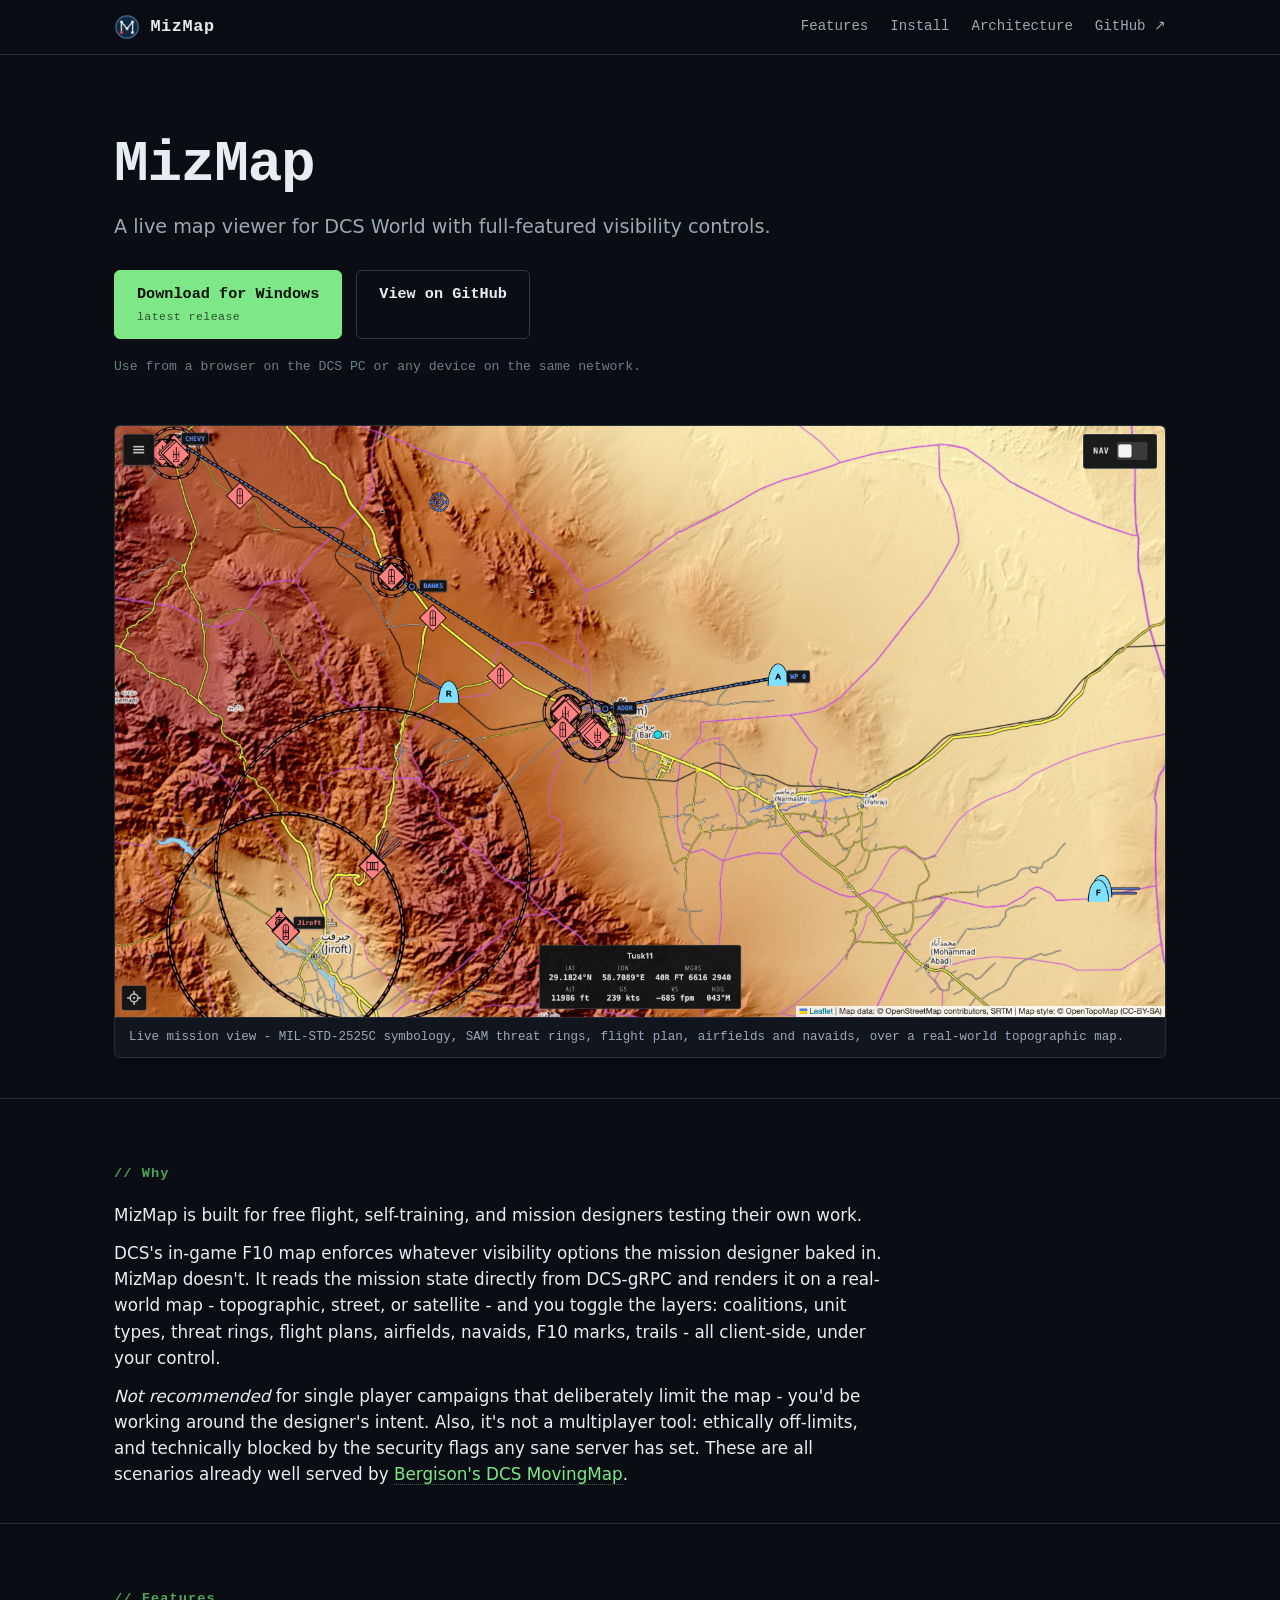
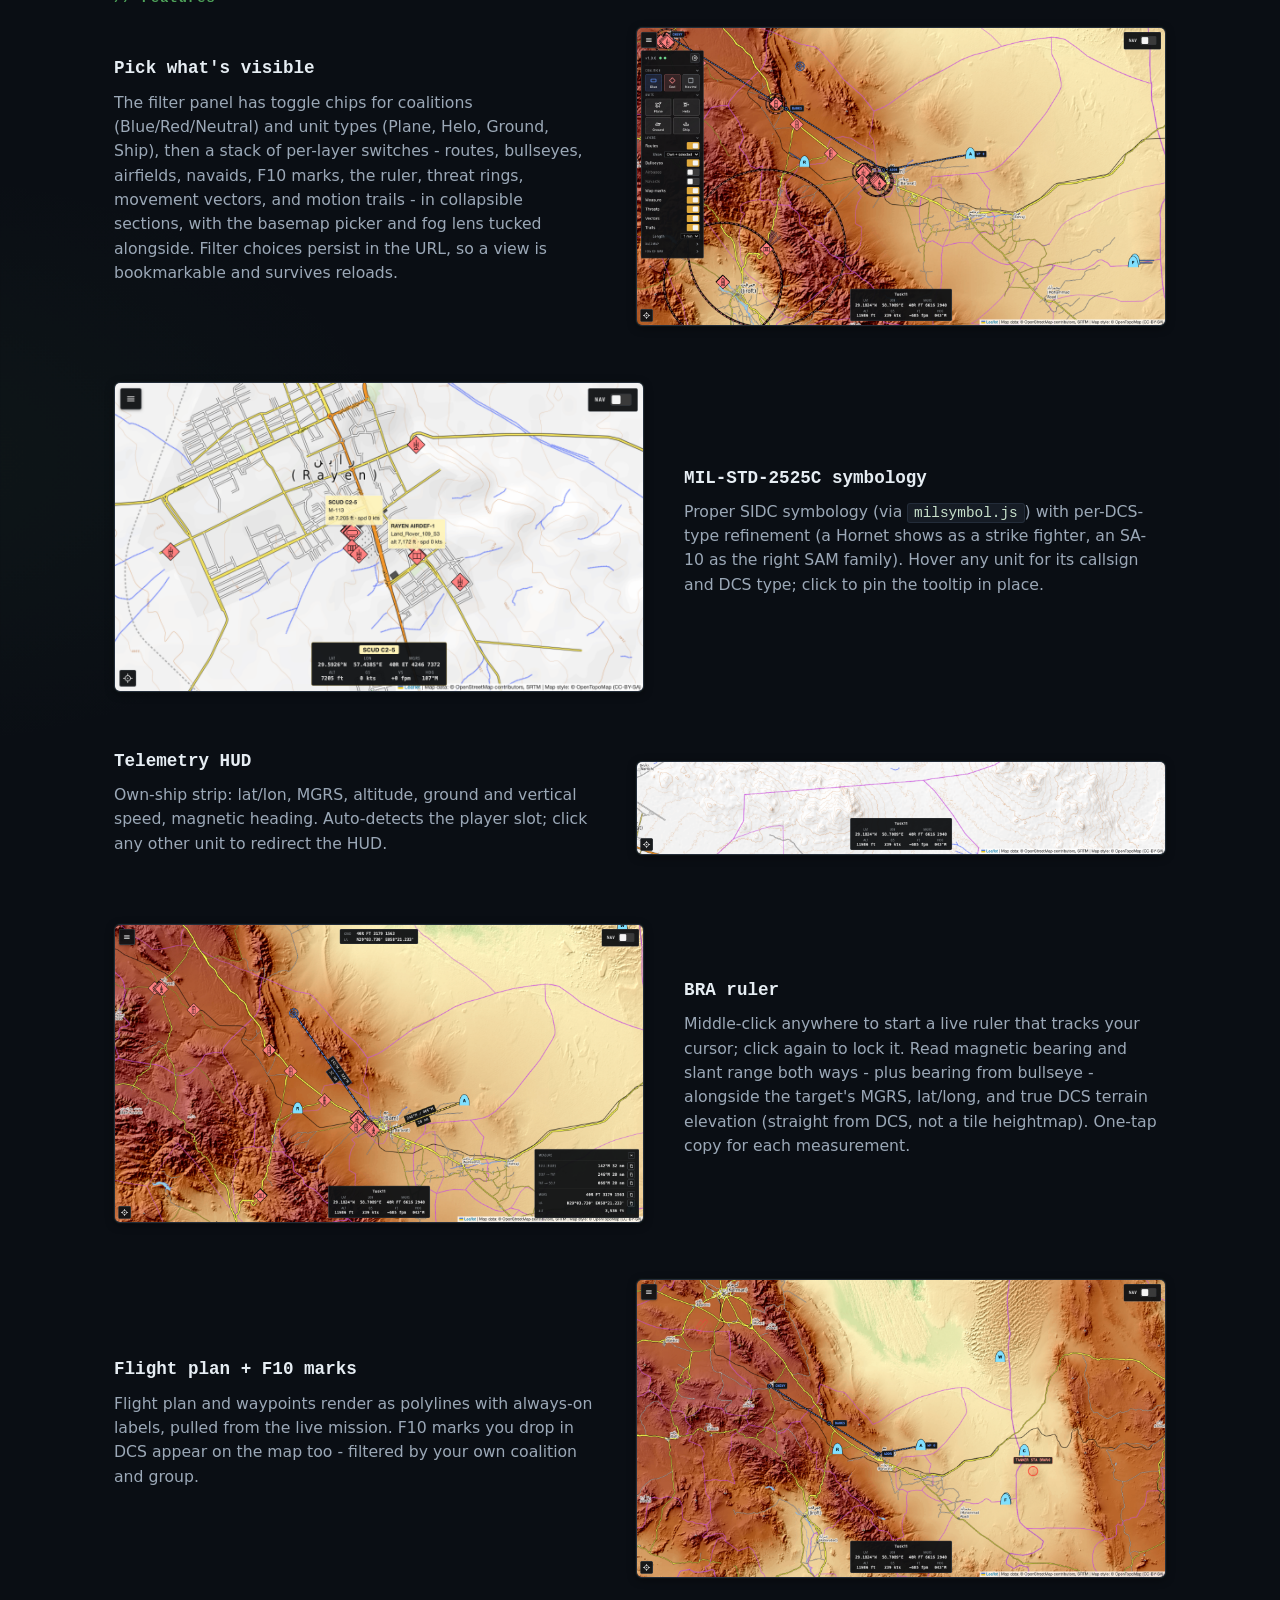
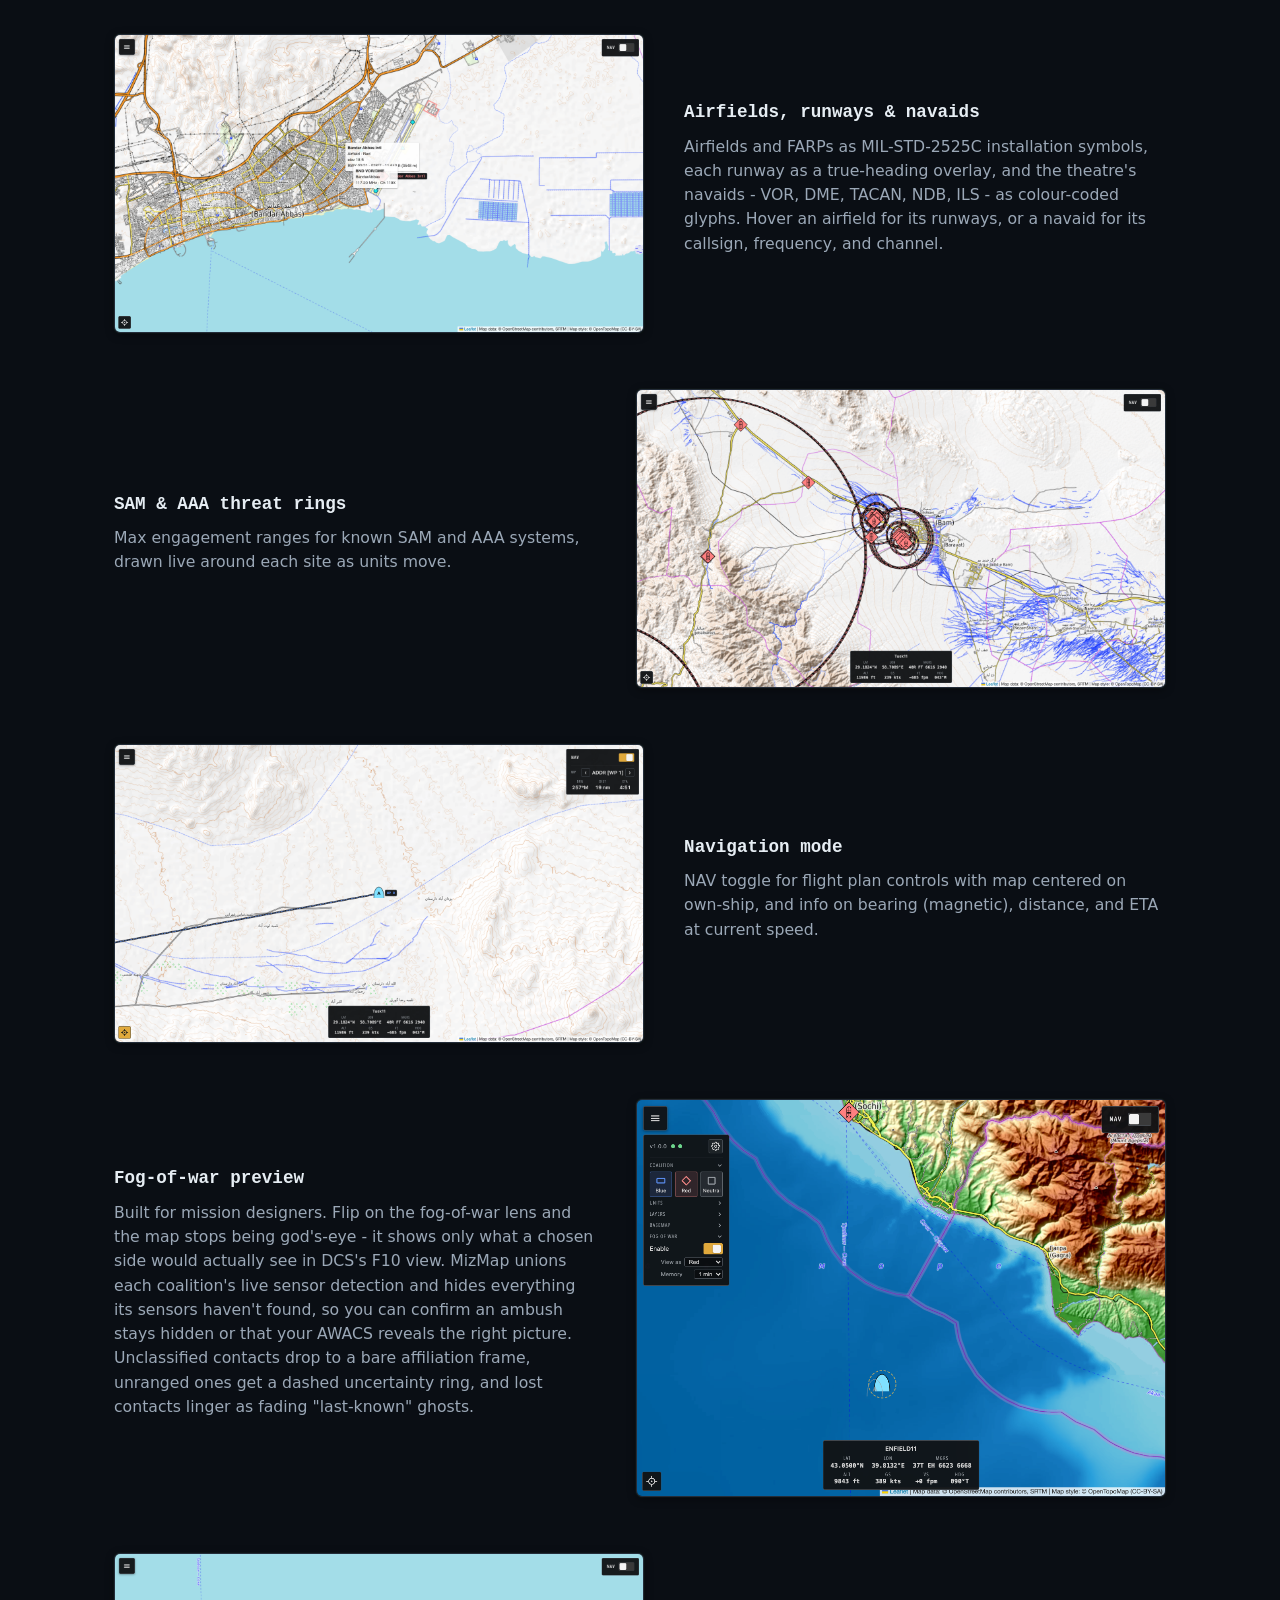
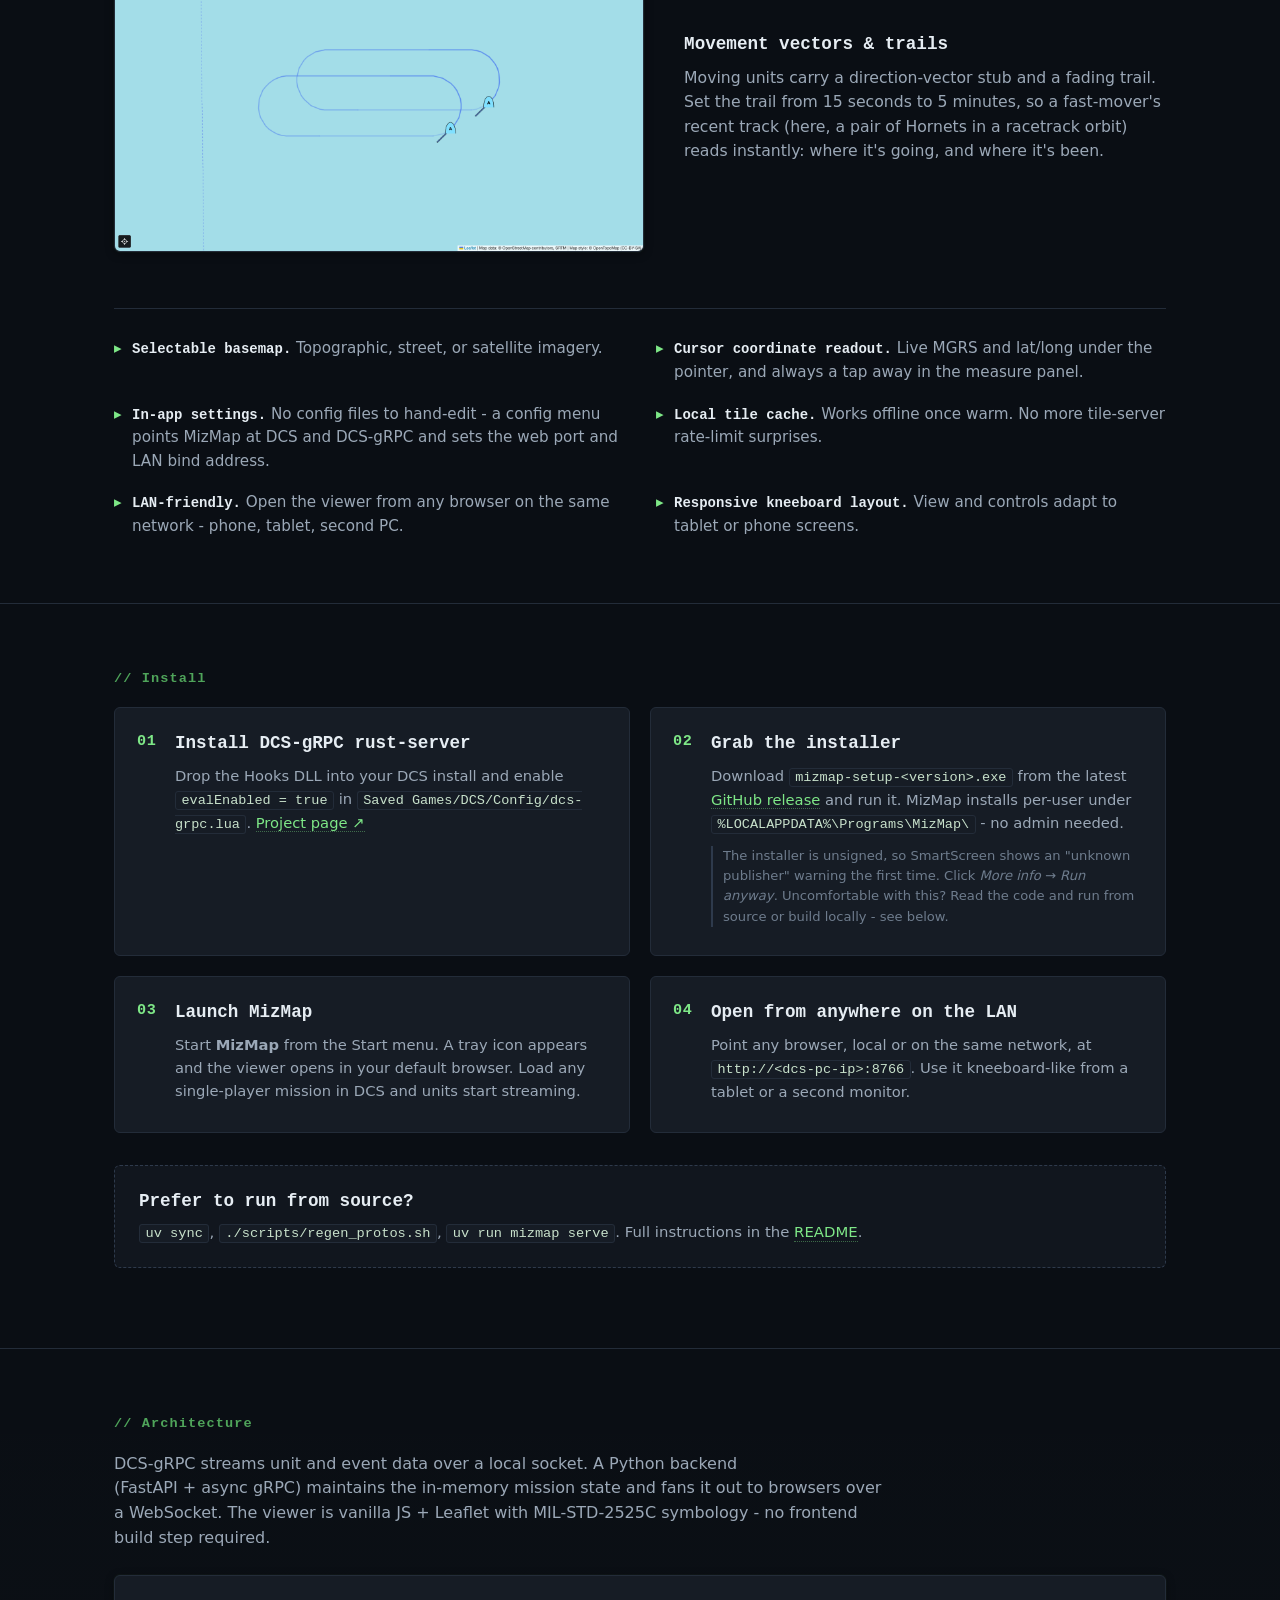
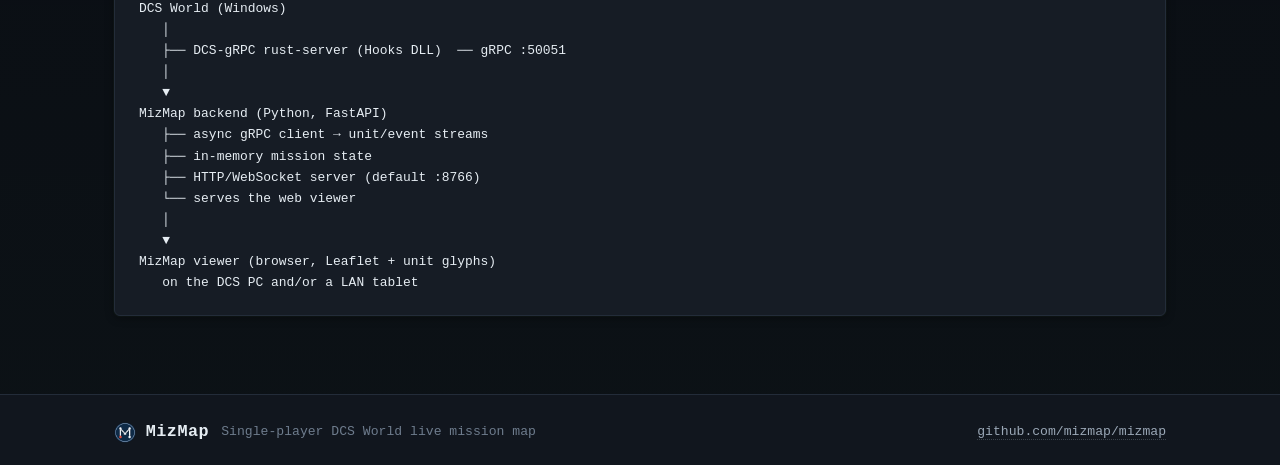
<file: docs/index.html>
<!doctype html>
<html lang="en">
<head>
  <meta charset="utf-8" />
  <meta name="viewport" content="width=device-width,initial-scale=1" />
  <title>MizMap - live moving map for DCS World</title>
  <meta name="description" content="A live map viewer for single-player DCS World missions. You choose what's visible." />

  <meta property="og:title" content="MizMap - live mission map for DCS World" />
  <meta property="og:description" content="A live map viewer for single-player DCS World missions. You choose what's visible." />
  <meta property="og:type" content="website" />
  <meta property="og:url" content="https://mizmap.github.io/mizmap/" />
  <meta name="twitter:card" content="summary_large_image" />

  <link rel="icon" href="favicon.ico" sizes="any" />
  <link rel="icon" type="image/png" href="assets/mizmap-icon.png" />
  <link rel="apple-touch-icon" href="assets/mizmap-icon.png" />
  <link rel="preconnect" href="https://api.github.com" />
  <link rel="stylesheet" href="styles.css" />
</head>
<body>
  <header class="site">
    <div class="container row">
      <a class="brand" href="#top">
        <img class="brand-glyph" src="assets/mizmap-icon.png" alt="" width="28" height="28" />
        <span class="brand-text">MizMap</span>
      </a>
      <nav class="nav">
        <a href="#features">Features</a>
        <a href="#quickstart">Install</a>
        <a href="#architecture">Architecture</a>
        <a href="https://github.com/mizmap/mizmap" target="_blank" rel="noopener">GitHub ↗</a>
      </nav>
    </div>
  </header>

  <main id="top">
    <!-- HERO ──────────────────────────────────────────────────────── -->
    <section class="hero">
      <div class="container">
<!--         <div class="status-chip">
          <span class="dot"></span> Pre-release
        </div>
 -->        <h1>MizMap</h1>
        <p class="lede">
          A live map viewer for DCS World with full-featured visibility controls.
        </p>
        <div class="cta-row">
          <a id="download-btn" class="btn btn-primary" href="https://github.com/mizmap/mizmap/releases/latest">
            <span class="btn-label">Download for Windows</span>
            <span id="download-version" class="btn-sub">latest release</span>
          </a>
          <a class="btn btn-ghost" href="https://github.com/mizmap/mizmap" target="_blank" rel="noopener">
            View on GitHub
          </a>
        </div>
        <p class="hero-note">
          Use from a browser on the DCS PC or any device on the same network.
        </p>
      </div>

      <div class="container hero-shot">
        <figure class="shot shot-hero">
          <img src="assets/hero.png" alt="MizMap viewer showing a topographic map with NATO and Warsaw Pact unit symbols, threat rings, and a flight plan overlay." />
          <figcaption>Live mission view - MIL-STD-2525C symbology, SAM threat rings, flight plan, airfields and navaids, over a real-world topographic map.</figcaption>
        </figure>
      </div>
    </section>

    <!-- WHY ──────────────────────────────────────────────────────── -->
    <section class="why">
      <div class="container">
        <h2 class="eyebrow">// Why</h2>
        <p class="why-body">
          MizMap is built for free flight, self-training, and mission designers testing their own work.
        </p>
        <p class="why-body">
          DCS's in-game F10 map enforces whatever visibility options the mission designer baked in.
          MizMap doesn't. It reads the mission state directly from DCS-gRPC and renders it on a
          real-world map - topographic, street, or satellite - and you toggle the layers: coalitions,
          unit types, threat rings, flight plans, airfields, navaids, F10 marks, trails - all
          client-side, under your control.
        </p>
        <p class="why-body">
          <i>Not recommended</i> for single player campaigns that deliberately limit the map - you'd be working around the designer's intent. Also, it's not a multiplayer tool: ethically off-limits, and technically blocked by the security flags any sane server has set. These are all scenarios already well served by <a href="https://movingmap.bergison.com/">Bergison's DCS MovingMap</a>.
        </p>
      </div>
    </section>

    <!-- FEATURES ────────────────────────────────────────────────── -->
    <section id="features" class="features">
      <div class="container">
        <h2 class="eyebrow">// Features</h2>

        <div class="feature">
          <div class="feature-text">
            <h3>Pick what's visible</h3>
            <p>
              The filter panel has toggle chips for coalitions
              (Blue/Red/Neutral) and unit types (Plane, Helo, Ground,
              Ship), then a stack of per-layer switches - routes, bullseyes,
              airfields, navaids, F10 marks, the ruler, threat rings, movement
              vectors, and motion trails - in collapsible sections, with the
              basemap picker and fog lens tucked alongside. Filter choices persist in the URL, so a view is bookmarkable and survives reloads.
            </p>
          </div>
          <figure class="shot">
            <img src="assets/filters.png" alt="MizMap viewer with the filter panel open on the left, showing toggles for coalitions, unit types, and map layers." />
          </figure>
        </div>

        <div class="feature alt">
          <div class="feature-text">
            <h3>MIL-STD-2525C symbology</h3>
            <p>
              Proper SIDC symbology (via <code>milsymbol.js</code>) with per-DCS-type refinement
              (a Hornet shows as a strike fighter, an SA-10 as the right SAM family). Hover any unit
              for its callsign and DCS type; click to pin the tooltip in place.
            </p>
          </div>
          <figure class="shot">
            <img src="assets/symbols.png" alt="Close-up of military unit symbols with coalition colors and SIDC labels." />
          </figure>
        </div>

        <div class="feature">
          <div class="feature-text">
            <h3>Telemetry HUD</h3>
            <p>
              Own-ship strip: lat/lon, MGRS, altitude, ground and vertical speed, magnetic heading.
              Auto-detects the player slot; click any other unit to redirect the HUD.
            </p>
          </div>
          <figure class="shot">
            <img src="assets/hud.png" alt="Telemetry HUD showing heading, speed, altitude, and vertical speed." />
          </figure>
        </div>

        <div class="feature alt">
          <div class="feature-text">
            <h3>BRA ruler</h3>
            <p>
              Middle-click anywhere to start a live ruler that tracks your cursor; click again to
              lock it. Read magnetic bearing and slant range both ways - plus bearing from bullseye -
              alongside the target's MGRS, lat/long, and true DCS terrain elevation (straight from
              DCS, not a tile heightmap). One-tap copy for each measurement.
            </p>
          </div>
          <figure class="shot">
            <img src="assets/bra.png" alt="BRA measurement tool showing bearing, range, and elevation between two points." />
          </figure>
        </div>

        <div class="feature">
          <div class="feature-text">
            <h3>Flight plan + F10 marks</h3>
            <p>
              Flight plan and waypoints render as polylines with always-on labels, pulled
              from the live mission. F10 marks you drop in DCS appear
              on the map too - filtered by your own coalition and group.
            </p>
          </div>
          <figure class="shot">
            <img src="assets/routes.png" alt="Flight plan polyline overlay with waypoint labels and F10 map marks." />
          </figure>
        </div>

        <div class="feature alt">
          <div class="feature-text">
            <h3>Airfields, runways &amp; navaids</h3>
            <p>
              Airfields and FARPs as MIL-STD-2525C installation symbols, each runway as a
              true-heading overlay, and the theatre's navaids - VOR, DME, TACAN, NDB, ILS - as
              colour-coded glyphs. Hover an airfield for its runways, or a navaid for its callsign,
              frequency, and channel.
            </p>
          </div>
          <figure class="shot">
            <img src="assets/airfields.png" alt="A topographic view of Bandar Abbas airfield with its MIL-STD-2525C installation symbol and runway overlay, cyan navaid glyphs (VOR/DME, TACAN, NDB, ILS), and two open tooltips - the airfield's runway data and a navaid's frequency and channel." />
          </figure>
        </div>

        <div class="feature">
          <div class="feature-text">
            <h3>SAM &amp; AAA threat rings</h3>
            <p>
              Max engagement ranges for known SAM and AAA systems, drawn live around each
              site as units move.
            </p>
          </div>
          <figure class="shot">
            <img src="assets/threats.png" alt="SAM threat rings drawn around ground-based air defense units on the map." />
          </figure>
        </div>

        <div class="feature alt">
          <div class="feature-text">
            <h3>Navigation mode</h3>
            <p>
              NAV toggle for flight plan controls with map centered on own-ship, and info on bearing (magnetic), distance, and ETA at current speed.
            </p>
          </div>
          <figure class="shot">
            <img src="assets/nav.png" alt="Navigation mode panel showing the next waypoint, magnetic bearing, distance, and ETA." />
          </figure>
        </div>

        <div class="feature">
          <div class="feature-text">
            <h3>Fog-of-war preview</h3>
            <p>
              Built for mission designers. Flip on the fog-of-war lens and the map stops being
              god's-eye - it shows only what a chosen side would actually see in DCS's F10 view.
              MizMap unions each coalition's live sensor detection and hides everything its sensors
              haven't found, so you can confirm an ambush stays hidden or that your AWACS reveals
              the right picture. Unclassified contacts drop to a bare affiliation frame, unranged ones get a dashed uncertainty ring, and lost contacts linger as fading "last-known" ghosts.
            </p>
          </div>
          <figure class="shot">
            <img src="assets/fog.png" alt="MizMap with the fog-of-war lens on: a detected contact shown as a bare type-unknown frame inside a dashed range-uncertainty ring, a lost contact faded to a grey last-known ghost, and undetected units hidden." />
          </figure>
        </div>

        <div class="feature alt">
          <div class="feature-text">
            <h3>Movement vectors &amp; trails</h3>
            <p>
              Moving units carry a direction-vector stub and a fading trail. Set the trail from 15
              seconds to 5 minutes, so a fast-mover's recent track (here, a pair of Hornets in a
              racetrack orbit) reads instantly: where it's going, and where it's been.
            </p>
          </div>
          <figure class="shot">
            <img src="assets/trails.png" alt="Two Hornets flying a racetrack orbit, each with a short direction-vector stub and a fading motion trail tracing the oval flight path behind it." />
          </figure>
        </div>

        <ul class="feature-bullets">
          <li><strong>Selectable basemap.</strong> Topographic, street, or satellite imagery.</li>
          <li><strong>Cursor coordinate readout.</strong> Live MGRS and lat/long under the pointer, and always a tap away in the measure panel.</li>
          <li><strong>In-app settings.</strong> No config files to hand-edit - a config menu points MizMap at DCS and DCS-gRPC and sets the web port and LAN bind address.</li>
          <li><strong>Local tile cache.</strong> Works offline once warm. No more tile-server rate-limit surprises.</li>
          <li><strong>LAN-friendly.</strong> Open the viewer from any browser on the same network - phone, tablet, second PC.</li>
          <li><strong>Responsive kneeboard layout.</strong> View and controls adapt to tablet or phone screens.</li>
        </ul>
      </div>
    </section>

    <!-- QUICKSTART ──────────────────────────────────────────────── -->
    <section id="quickstart" class="quickstart">
      <div class="container">
        <h2 class="eyebrow">// Install</h2>
        <ol class="steps">
          <li>
            <h3>Install DCS-gRPC rust-server</h3>
            <p>
              Drop the Hooks DLL into your DCS install and enable
              <code>evalEnabled = true</code> in
              <code>Saved Games/DCS/Config/dcs-grpc.lua</code>.
              <a href="https://github.com/DCS-gRPC/rust-server" target="_blank" rel="noopener">Project page&nbsp;↗</a>
            </p>
          </li>
          <li>
            <h3>Grab the installer</h3>
            <p>
              Download <code>mizmap-setup-&lt;version&gt;.exe</code> from the latest
              <a href="https://github.com/mizmap/mizmap/releases/latest" target="_blank" rel="noopener">GitHub release</a>
              and run it. MizMap installs per-user under
              <code>%LOCALAPPDATA%\Programs\MizMap\</code> - no admin needed.
            </p>
            <p class="note">
              The installer is unsigned, so SmartScreen shows an
              "unknown publisher" warning the first time. Click
              <em>More info</em> → <em>Run anyway</em>. 
              Uncomfortable with this? Read the code and run from source or build locally - see below. 
            </p>
          </li>
          <li>
            <h3>Launch MizMap</h3>
            <p>
              Start <strong>MizMap</strong> from the Start menu. A tray icon appears
              and the viewer opens in your default browser. Load any single-player
              mission in DCS and units start streaming.
            </p>
          </li>
          <li>
            <h3>Open from anywhere on the LAN</h3>
            <p>
              Point any browser, local or on the same network, at
              <code>http://&lt;dcs-pc-ip&gt;:8766</code>. Use it kneeboard-like from a tablet or a second monitor.
            </p>
          </li>
        </ol>

        <div class="from-source">
          <h3>Prefer to run from source?</h3>
          <p>
            <code>uv sync</code>, <code>./scripts/regen_protos.sh</code>,
            <code>uv run mizmap serve</code>. Full instructions in the
            <a href="https://github.com/mizmap/mizmap#readme" target="_blank" rel="noopener">README</a>.
          </p>
        </div>
      </div>
    </section>

    <!-- ARCHITECTURE ────────────────────────────────────────────── -->
    <section id="architecture" class="architecture">
      <div class="container">
        <h2 class="eyebrow">// Architecture</h2>
        <p class="arch-body">
          DCS-gRPC streams unit and event data over a local socket. A Python backend
          (FastAPI&nbsp;+&nbsp;async&nbsp;gRPC) maintains the in-memory mission state and fans it
          out to browsers over a WebSocket. The viewer is vanilla JS&nbsp;+&nbsp;Leaflet with
          MIL-STD-2525C symbology - no frontend build step required.
        </p>
<pre class="arch-diagram"><code>DCS World (Windows)
   │
   ├── DCS-gRPC rust-server (Hooks DLL)  ── gRPC :50051
   │
   ▼
MizMap backend (Python, FastAPI)
   ├── async gRPC client → unit/event streams
   ├── in-memory mission state
   ├── HTTP/WebSocket server (default :8766)
   └── serves the web viewer
   │
   ▼
MizMap viewer (browser, Leaflet + unit glyphs)
   on the DCS PC and/or a LAN tablet</code></pre>
      </div>
    </section>
  </main>

  <footer class="site-footer">
    <div class="container row">
      <div class="footer-left">
        <span class="brand">
          <img class="brand-glyph" src="assets/mizmap-icon.png" alt="" width="20" height="20" />
          <span class="brand-text">MizMap</span>
        </span>
        <span class="muted">Single-player DCS World live mission map</span>
      </div>
      <div class="footer-right muted">
        <a href="https://github.com/mizmap/mizmap" target="_blank" rel="noopener">github.com/mizmap/mizmap</a>
      </div>
    </div>
  </footer>

  <script src="main.js" defer></script>
</body>
</html>
</file>
<file: docs/styles.css>
/* ─────────────────────────────────────────────────────────────────
   MizMap landing page — technical & minimal
   Dark theme, HUD-green accent, mono for chrome, system-ui for prose.
   ──────────────────────────────────────────────────────────────── */

:root {
  --bg:        #0a0e14;
  --bg-soft:   #11161e;
  --surface:   #161c25;
  --surface-2: #1d2530;
  --border:    #232c39;
  --border-bright: #2e3a4c;
  --text:      #e6edf3;
  --text-dim:  #9ba8b7;
  --muted:     #6e7c8d;

  --accent:    #7ee787;   /* HUD phosphor green */
  --accent-dim: #4fa45a;
  --accent-warn: #ffb84d; /* amber, for status chip */

  --mono: ui-monospace, "SF Mono", "Cascadia Mono", "Cascadia Code",
          "JetBrains Mono", "Roboto Mono", Menlo, Consolas, monospace;
  --sans: ui-sans-serif, system-ui, -apple-system, "Segoe UI", Roboto,
          "Helvetica Neue", Arial, sans-serif;

  --max:    1100px;
  --radius: 6px;
  --shadow: 0 2px 8px rgba(0, 0, 0, 0.4),
            0 0 0 1px rgba(126, 231, 135, 0.04);
}

* { box-sizing: border-box; }
html, body { margin: 0; padding: 0; }

html {
  background: var(--bg);
  color: var(--text);
  font-family: var(--sans);
  font-size: 16px;
  line-height: 1.55;
  -webkit-font-smoothing: antialiased;
  scroll-behavior: smooth;
}

body {
  min-height: 100vh;
  background:
    radial-gradient(1200px 600px at 80% -10%, rgba(126,231,135,0.06), transparent 60%),
    radial-gradient(900px 500px at -10% 30%, rgba(126,231,135,0.04), transparent 60%),
    var(--bg);
}

a {
  color: var(--accent);
  text-decoration: none;
  border-bottom: 1px dotted rgba(126, 231, 135, 0.4);
  transition: color 0.15s, border-color 0.15s;
}
a:hover {
  color: #b4f0bb;
  border-bottom-color: rgba(180, 240, 187, 0.7);
}

code, pre {
  font-family: var(--mono);
  font-size: 0.92em;
}
code {
  background: var(--surface);
  padding: 0.08em 0.4em;
  border-radius: 3px;
  border: 1px solid var(--border);
  color: #c8e1cb;
}
pre code {
  background: none;
  border: none;
  padding: 0;
  color: inherit;
}

.container {
  max-width: var(--max);
  margin: 0 auto;
  padding: 0 24px;
}
.row {
  display: flex;
  align-items: center;
  justify-content: space-between;
  gap: 24px;
}

/* ── Site header ─────────────────────────────────────────────── */
.site {
  position: sticky;
  top: 0;
  z-index: 10;
  backdrop-filter: blur(8px);
  -webkit-backdrop-filter: blur(8px);
  background: rgba(10, 14, 20, 0.82);
  border-bottom: 1px solid var(--border);
}
.site .container { padding-top: 14px; padding-bottom: 14px; }

.brand {
  display: inline-flex;
  align-items: center;
  gap: 10px;
  font-family: var(--mono);
  font-weight: 600;
  letter-spacing: 0.04em;
  color: var(--text);
  border-bottom: none;
}
.brand:hover { color: var(--accent); }
img.brand-glyph {
  display: block;
  height: 1.65em;
  width: auto;
  flex-shrink: 0;
}
.brand-text { font-size: 1.05rem; }

.nav {
  display: flex;
  gap: 22px;
  font-family: var(--mono);
  font-size: 0.88rem;
}
.nav a {
  color: var(--text-dim);
  border-bottom: none;
}
.nav a:hover { color: var(--accent); }

/* ── Hero ────────────────────────────────────────────────────── */
.hero {
  padding: 80px 0 40px;
  position: relative;
  overflow: hidden;
}

.status-chip {
  display: inline-flex;
  align-items: center;
  gap: 8px;
  font-family: var(--mono);
  font-size: 0.78rem;
  letter-spacing: 0.06em;
  text-transform: uppercase;
  color: var(--accent-warn);
  background: rgba(255, 184, 77, 0.08);
  border: 1px solid rgba(255, 184, 77, 0.25);
  padding: 5px 12px;
  border-radius: 999px;
  margin-bottom: 20px;
}
.status-chip .dot {
  width: 7px;
  height: 7px;
  border-radius: 50%;
  background: var(--accent-warn);
  box-shadow: 0 0 8px rgba(255, 184, 77, 0.7);
}

.hero h1 {
  font-family: var(--mono);
  font-size: clamp(2.4rem, 5vw, 3.6rem);
  font-weight: 700;
  letter-spacing: -0.02em;
  margin: 0 0 16px;
  line-height: 1.05;
}

.lede {
  font-size: clamp(1.05rem, 1.5vw, 1.25rem);
  color: var(--text-dim);
  max-width: 720px;
  margin: 0 0 28px;
}
.lede strong {
  color: var(--text);
  font-weight: 600;
}

.cta-row {
  display: flex;
  flex-wrap: wrap;
  gap: 14px;
  margin: 0 0 18px;
}

.btn {
  display: inline-flex;
  flex-direction: column;
  align-items: flex-start;
  gap: 2px;
  padding: 12px 22px;
  border-radius: var(--radius);
  font-family: var(--mono);
  font-size: 0.95rem;
  font-weight: 600;
  border: 1px solid transparent;
  cursor: pointer;
  transition: transform 0.08s ease, background 0.15s, border-color 0.15s;
}
.btn:hover { transform: translateY(-1px); }
.btn:active { transform: translateY(0); }

.btn-primary {
  background: var(--accent);
  color: #0a1208;
  border-color: var(--accent);
  box-shadow: 0 0 0 0 rgba(126, 231, 135, 0.5);
}
.btn-primary:hover {
  background: #95ed9d;
  border-color: #95ed9d;
  color: #0a1208;
}
.btn-primary .btn-sub {
  font-weight: 400;
  font-size: 0.72rem;
  opacity: 0.7;
  letter-spacing: 0.04em;
}

.btn-ghost {
  background: transparent;
  color: var(--text);
  border-color: var(--border-bright);
}
.btn-ghost:hover {
  border-color: var(--accent);
  color: var(--accent);
}

.hero-note {
  font-family: var(--mono);
  font-size: 0.82rem;
  color: var(--muted);
  max-width: 720px;
}

.hero-shot {
  margin-top: 48px;
}

/* ── Figures / screenshots ──────────────────────────────────── */
.shot {
  margin: 0;
  border: 1px solid var(--border);
  border-radius: var(--radius);
  background: var(--surface);
  overflow: hidden;
  box-shadow: var(--shadow);
}
.shot img {
  display: block;
  width: 100%;
  height: auto;
  background:
    repeating-linear-gradient(
      45deg,
      var(--surface) 0 10px,
      var(--surface-2) 10px 20px
    );
  cursor: zoom-in;
  transition: opacity 0.15s;
}
.shot img:hover {
  opacity: 0.92;
}

/* ── Lightbox ────────────────────────────────────────────────── */
.lightbox {
  position: fixed;
  inset: 0;
  background: rgba(5, 7, 10, 0.92);
  backdrop-filter: blur(4px);
  -webkit-backdrop-filter: blur(4px);
  display: none;
  align-items: center;
  justify-content: center;
  z-index: 100;
  cursor: zoom-out;
  padding: 32px;
}
.lightbox.open { display: flex; }
.lightbox img {
  max-width: 100%;
  max-height: 100%;
  width: auto;
  height: auto;
  border-radius: 4px;
  box-shadow: 0 8px 40px rgba(0, 0, 0, 0.7);
}
.lightbox-close {
  position: absolute;
  top: 16px;
  right: 20px;
  background: transparent;
  border: 1px solid var(--border-bright);
  color: var(--text);
  font-family: var(--mono);
  font-size: 1.1rem;
  width: 36px;
  height: 36px;
  border-radius: 50%;
  cursor: pointer;
  line-height: 1;
}
.lightbox-close:hover {
  border-color: var(--accent);
  color: var(--accent);
}
.shot figcaption {
  padding: 10px 14px;
  font-family: var(--mono);
  font-size: 0.78rem;
  color: var(--text-dim);
  border-top: 1px solid var(--border);
  background: var(--bg-soft);
}
.shot-hero {
  /* hero image — slightly larger frame */
}

/* ── Section headers ───────────────────────────────────────── */
.eyebrow {
  font-family: var(--mono);
  font-size: 0.85rem;
  font-weight: 600;
  letter-spacing: 0.08em;
  color: var(--accent-dim);
  text-transform: none;
  margin: 0 0 18px;
}

section h2:not(.eyebrow) {
  font-family: var(--mono);
  font-size: clamp(1.5rem, 3vw, 2rem);
  font-weight: 700;
  margin: 0 0 16px;
}

section h3 {
  font-family: var(--mono);
  font-size: 1.1rem;
  font-weight: 600;
  margin: 0 0 8px;
  color: var(--text);
}

section p {
  color: var(--text-dim);
  margin: 0 0 12px;
}

/* ── Why ────────────────────────────────────────────────────── */
.why {
  padding: 64px 0 24px;
  border-top: 1px solid var(--border);
}
.why-body {
  font-size: 1.05rem;
  max-width: 780px;
  color: var(--text);
}

/* ── Features ──────────────────────────────────────────────── */
.features {
  padding: 64px 0;
  border-top: 1px solid var(--border);
}
.feature {
  display: grid;
  grid-template-columns: 1fr 1.1fr;
  gap: 40px;
  align-items: center;
  margin: 0 0 56px;
}
.feature.alt {
  grid-template-columns: 1.1fr 1fr;
}
.feature.alt .shot { order: 1; }
.feature.alt .feature-text { order: 2; }
.feature p { font-size: 0.98rem; }

.feature-bullets {
  display: grid;
  grid-template-columns: repeat(2, 1fr);
  gap: 18px 32px;
  list-style: none;
  padding: 28px 0 0;
  margin: 28px 0 0;
  border-top: 1px solid var(--border);
}
.feature-bullets li {
  font-size: 0.95rem;
  color: var(--text-dim);
  padding-left: 18px;
  position: relative;
}
.feature-bullets li::before {
  content: "▸";
  position: absolute;
  left: 0;
  color: var(--accent);
}
.feature-bullets strong {
  color: var(--text);
  font-weight: 600;
  font-family: var(--mono);
  font-size: 0.92em;
}

/* ── Architecture ──────────────────────────────────────────── */
.architecture {
  padding: 64px 0;
  border-top: 1px solid var(--border);
  background: linear-gradient(180deg, transparent, rgba(126,231,135,0.015));
}
.arch-body {
  max-width: 780px;
  margin-bottom: 24px;
}
.arch-diagram {
  background: var(--surface);
  border: 1px solid var(--border);
  border-radius: var(--radius);
  padding: 22px 24px;
  overflow-x: auto;
  font-size: 0.88rem;
  color: var(--text);
  line-height: 1.5;
  box-shadow: var(--shadow);
}

/* ── Quickstart ────────────────────────────────────────────── */
.quickstart {
  padding: 64px 0 80px;
  border-top: 1px solid var(--border);
}

.steps {
  list-style: none;
  padding: 0;
  margin: 0;
  counter-reset: step;
  display: grid;
  grid-template-columns: repeat(2, 1fr);
  gap: 20px;
}
.steps li {
  position: relative;
  padding: 22px 22px 22px 60px;
  background: var(--surface);
  border: 1px solid var(--border);
  border-radius: var(--radius);
  counter-increment: step;
}
.steps li::before {
  content: counter(step, decimal-leading-zero);
  position: absolute;
  top: 22px;
  left: 22px;
  font-family: var(--mono);
  font-size: 0.95rem;
  font-weight: 700;
  color: var(--accent);
  letter-spacing: 0.04em;
}
.steps li p { font-size: 0.92rem; margin-bottom: 6px; }
.steps li .note {
  font-size: 0.82rem;
  color: var(--muted);
  border-left: 2px solid var(--border-bright);
  padding-left: 10px;
  margin-top: 10px;
}

.from-source {
  margin-top: 32px;
  padding: 22px 24px;
  background: var(--bg-soft);
  border: 1px dashed var(--border-bright);
  border-radius: var(--radius);
}
.from-source h3 { margin-bottom: 6px; }
.from-source p { margin: 0; font-size: 0.93rem; }

/* ── Footer ────────────────────────────────────────────────── */
.site-footer {
  border-top: 1px solid var(--border);
  background: var(--bg-soft);
  padding: 24px 0;
  font-family: var(--mono);
  font-size: 0.82rem;
}
.site-footer .muted { color: var(--muted); }
.site-footer a { color: var(--text-dim); border-bottom-color: rgba(155, 168, 183, 0.3); }
.site-footer a:hover { color: var(--accent); border-bottom-color: rgba(126, 231, 135, 0.5); }
.footer-left { display: flex; align-items: center; gap: 12px; flex-wrap: wrap; }

/* ── Responsive ────────────────────────────────────────────── */
@media (max-width: 820px) {
  .hero { padding: 48px 0 20px; }
  .nav { gap: 14px; font-size: 0.82rem; }
  .nav a:nth-child(3) { display: none; } /* drop "Architecture" on small screens */

  .feature,
  .feature.alt {
    grid-template-columns: 1fr;
    gap: 18px;
  }
  .feature.alt .feature-text,
  .feature.alt .shot { order: initial; }

  .feature-bullets { grid-template-columns: 1fr; }
  .steps { grid-template-columns: 1fr; }

  .site-footer .row { flex-direction: column; align-items: flex-start; gap: 8px; }
}

@media (max-width: 480px) {
  .container { padding: 0 18px; }
  .cta-row { flex-direction: column; align-items: stretch; }
  .btn { width: 100%; align-items: center; }
}
</file>
